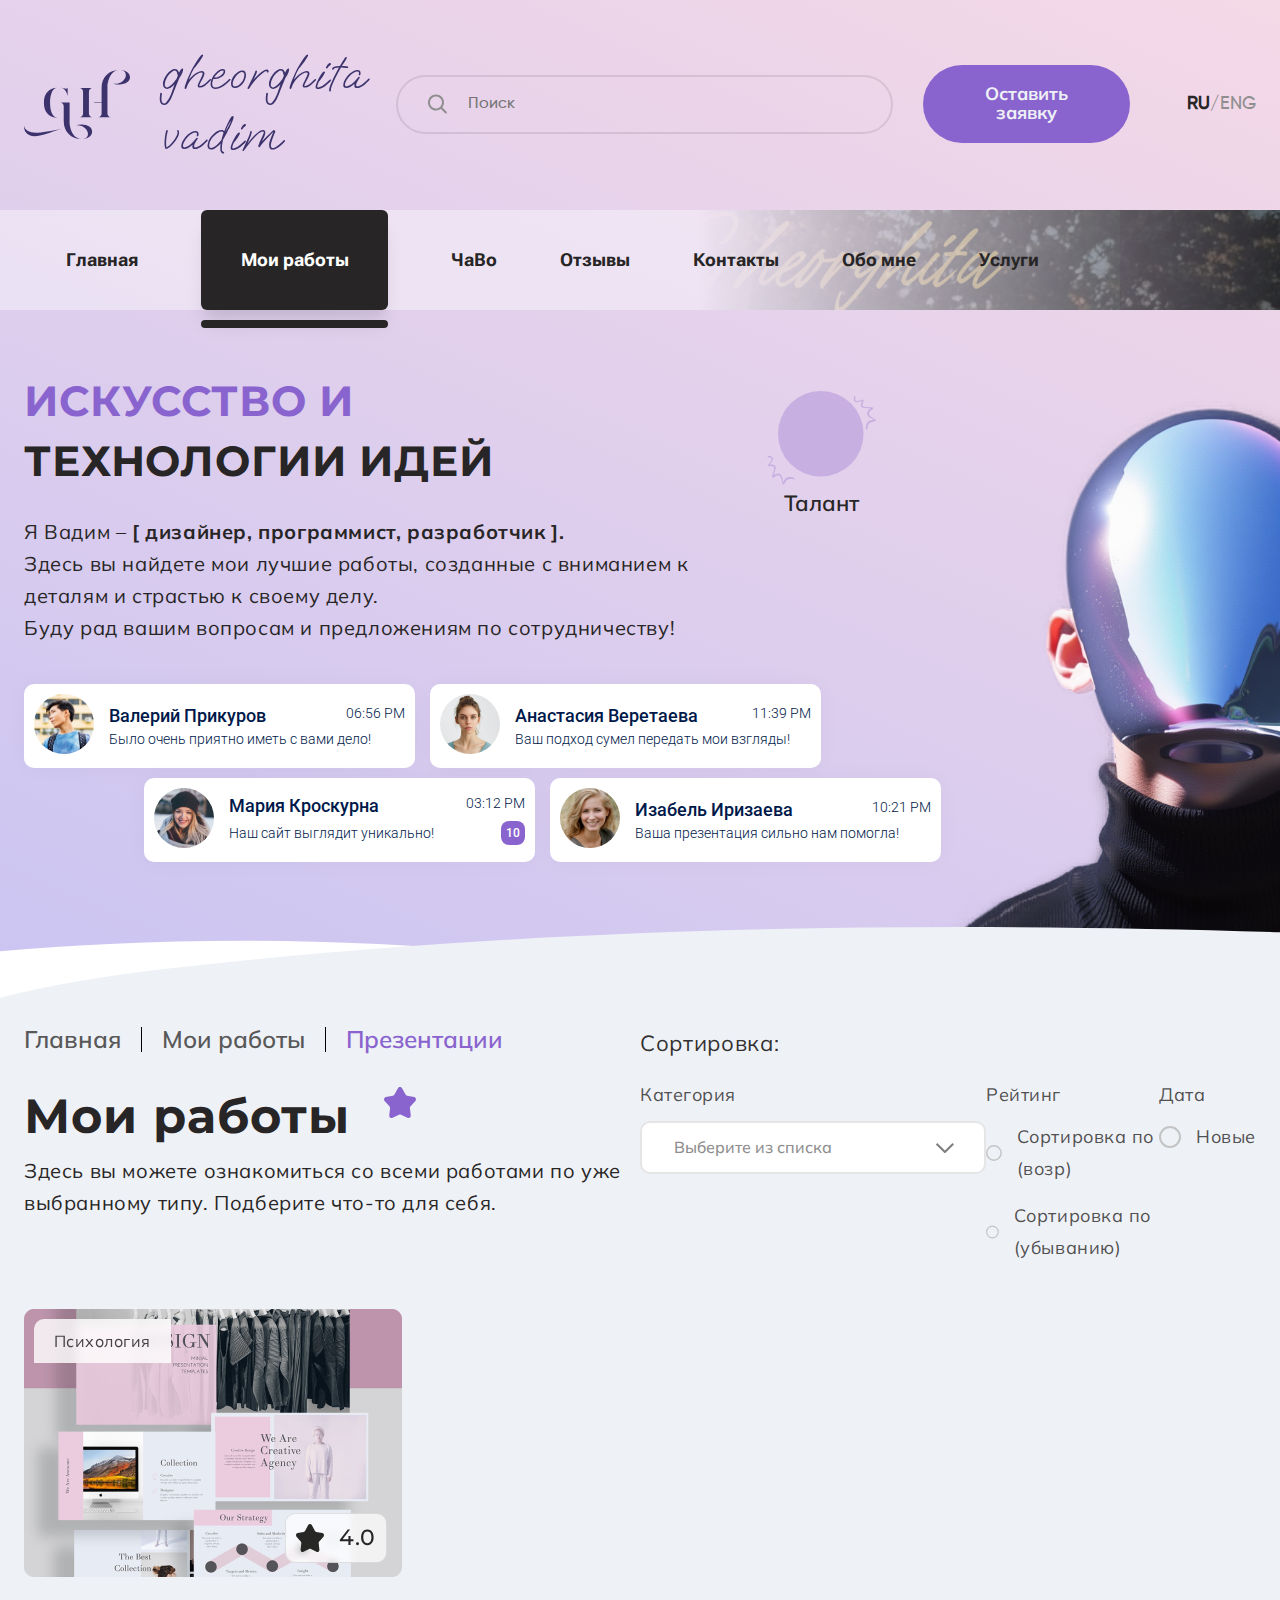
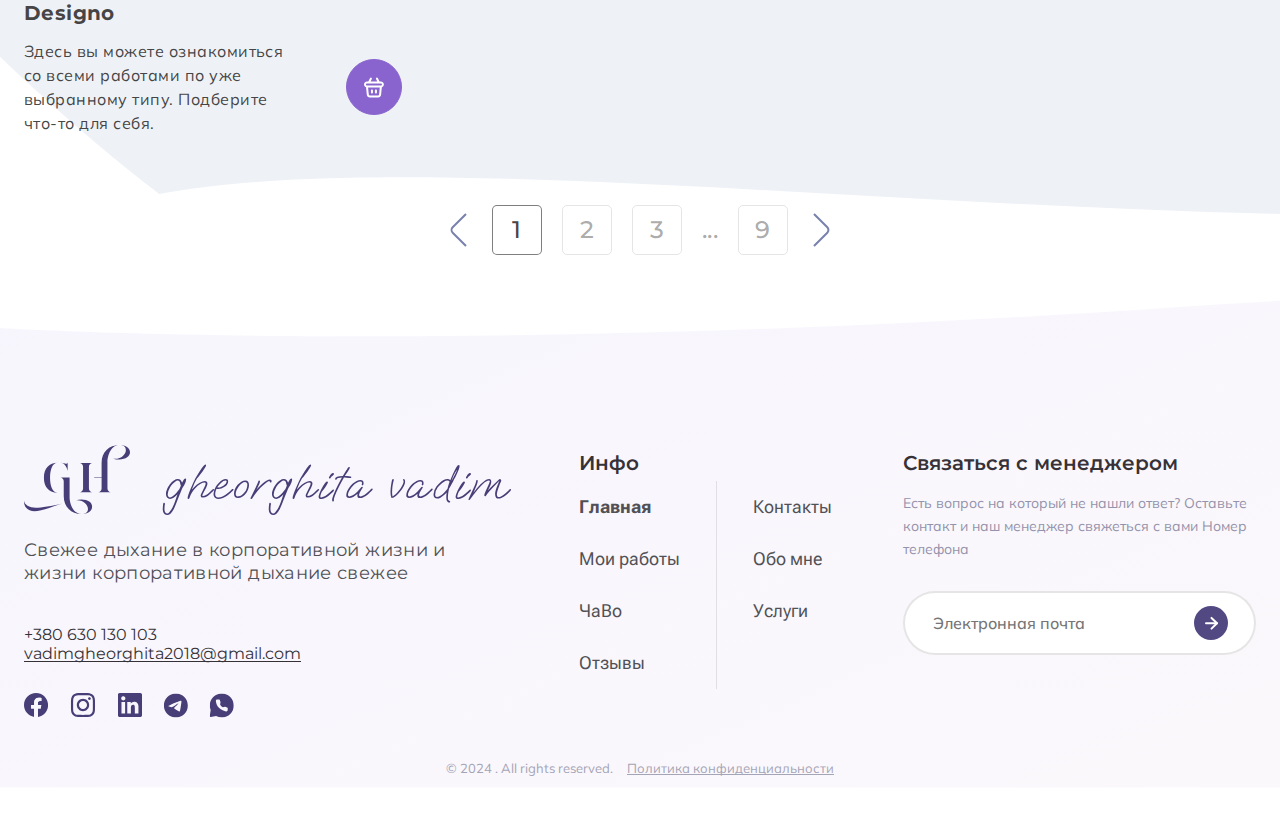
<file: pages/myPortfolio.html>
<!DOCTYPE html>
<html lang="en">
  <head>
    <meta charset="UTF-8" />
    <meta name="viewport" content="width=device-width, initial-scale=1.0" />
    <link rel="stylesheet" href="../styles/myPortfolio.css" />
    <title>Gheorghita Vadim</title>
  </head>
  <body>
    <div class="page">
      <div class="bg">
        <img src="../assets/bg.svg" alt="bg" />
      </div>
      <div class="container">
        <!-- Navbar -->

        <div class="nav-div">
          <div class="top-nav">
            <div class="lft-logo">
              <img src="../assets/logo.svg" alt="logo" />
              <h1>gheorghita vadim</h1>
            </div>
            <div class="centre-search">
              <input type="text" placeholder="Поиск" />
              <img src="../assets/search.svg" alt="icon" />
            </div>
            <div class="end-btns">
              <button>Оставить заявку</button>
              <div class="lang-select">
                <p><span>RU</span>/<span>ENG</span></p>
              </div>
            </div>
          </div>

          <nav>
            <div class="links">
              <div class="linke">
                <a href="#"> Главная </a>
              </div>
              <div class="linke">
                <div class="bg-lnk">
                  <div class="dline"></div>
                </div>
                <a class="actv" href="#"> Мои работы </a>
              </div>
              <div class="linke">
                <a href="#"> ЧаВо </a>
              </div>
              <div class="linke">
                <a href="#"> Отзывы </a>
              </div>
              <div class="linke">
                <a href="#"> Контакты </a>
              </div>
              <div class="linke">
                <a href="#"> Обо мне </a>
              </div>
              <div class="linke">
                <a href="#"> Услуги </a>
              </div>
            </div>
            <div class="imgbnr">
              <img src="../assets/banner.png" alt="banner" />
              <div class="scnd-bg"></div>
            </div>
          </nav>
        </div>

        <!-- Navbar end -->

        <!-- Header -->

        <header class="head-content">
          <div class="left-side">
            <h2 class="ttl"><span>Искусство и</span> технологии идей</h2>
            <p class="txt">
              Я Вадим – <span>[ дизайнер, программист, разработчик ].</span>
              <br />Здесь вы найдете мои лучшие работы, созданные с вниманием к
              деталям и страстью к своему делу. <br />
              Буду рад вашим вопросам и предложениям по сотрудничеству!
            </p>

            <div class="btm-sec">
              <div class="card-1 carde">
                <div class="img-tab">
                  <img src="../assets/avatar1.svg" alt="avatar" />
                </div>
                <div class="text-tab">
                  <div class="tp">
                    <p>Валерий Прикуров</p>
                    <p>06:56 PM</p>
                  </div>
                  <div class="btm">
                    <p>Было очень приятно иметь с вами дело!</p>
                  </div>
                </div>
              </div>
              <div class="card-2 carde">
                <div class="img-tab">
                  <img src="../assets/avatar2.svg" alt="avatar" />
                </div>
                <div class="text-tab">
                  <div class="tp">
                    <p>Анастасия Веретаева</p>
                    <p>11:39 PM</p>
                  </div>
                  <div class="btm">
                    <p>Ваш подход сумел передать мои взгляды!</p>
                  </div>
                </div>
              </div>
              <div class="card-3 carde">
                <div class="img-tab">
                  <img src="../assets/avatar3.svg" alt="avatar" />
                </div>
                <div class="text-tab">
                  <div class="tp">
                    <p>Мария Кроскурна</p>
                    <p>03:12 PM</p>
                  </div>
                  <div class="btm">
                    <p>Наш сайт выглядит уникально!</p>
                    <span>10</span>
                  </div>
                </div>
              </div>
              <div class="card-4 carde">
                <div class="img-tab">
                  <img src="../assets/avatar4.svg" alt="avatar" />
                </div>
                <div class="text-tab">
                  <div class="tp">
                    <p>Изабель Иризаева</p>
                    <p>10:21 PM</p>
                  </div>
                  <div class="btm">
                    <p>Ваша презентация сильно нам помогла!</p>
                  </div>
                </div>
              </div>
            </div>
          </div>
          <div class="right-side">
            <div class="profession carde-risk">
              <div class="circle">
                <svg
                  xmlns="http://www.w3.org/2000/svg"
                  width="109"
                  height="94"
                  viewBox="0 0 109 94"
                  fill="none"
                >
                  <circle
                    cx="53.7796"
                    cy="42.7796"
                    r="42.7796"
                    fill="#8A64CE"
                  />
                  <path
                    d="M106.632 28.7452C105.726 28.2154 104.947 27.7859 104.196 27.3143C102.919 26.5197 101.693 25.6781 100.829 24.3926C99.9538 23.0875 99.8552 21.7257 100.654 20.4114C101.146 19.6051 101.856 18.9344 102.492 18.2275C102.742 17.9525 103.074 17.7434 103.506 17.3899C102.679 17.345 102.029 17.3199 101.381 17.2676C99.7964 17.1465 98.2058 17.09 96.6387 16.8633C94.4898 16.5634 93.5253 15.1793 93.9028 13.029C94.0514 12.186 94.4078 11.371 94.679 10.5442C94.762 10.296 94.8797 10.0627 95.0009 9.77514C93.5584 10.2163 92.1934 10.6562 90.8216 11.0391C87.6196 11.9304 86.4286 9.64128 86.7334 7.3502C86.8149 6.73743 87.0487 6.13241 87.2668 5.54521C87.4258 5.15743 87.7716 4.89691 88.1978 5.07733C88.5855 5.23641 88.6022 5.62715 88.5105 6.0109C88.4252 6.39087 88.3128 6.7691 88.2715 7.14981C88.2239 7.59507 88.1801 8.04685 88.2205 8.49358C88.3364 9.74965 88.9558 10.2798 90.2078 10.0966C91.0918 9.96926 91.9611 9.71108 92.8211 9.46696C93.6213 9.23994 94.4158 8.97274 95.2103 8.70555C95.621 8.57282 96.0394 8.45316 96.3933 8.77975C96.8007 9.15379 96.6392 9.61264 96.4924 10.0368C96.3088 10.5781 96.0455 11.0869 95.8927 11.6364C95.6911 12.3273 95.5034 13.0275 95.414 13.7319C95.2958 14.688 95.6008 15.156 96.534 15.4005C97.4261 15.634 98.3526 15.8216 99.2729 15.9082C101.246 16.0836 103.214 16.1917 105.189 16.296C105.657 16.322 106.031 16.4278 106.19 16.8843C106.345 17.3175 106.096 17.6262 105.768 17.8857C105.181 18.3464 104.566 18.7886 104.004 19.2782C103.513 19.7096 103.017 20.1615 102.615 20.6719C101.539 22.0333 101.592 23.1513 102.698 24.4796C103.529 25.4801 104.526 26.2881 105.624 26.9686C106.413 27.4615 107.233 27.902 108.038 28.3603C108.464 28.6015 108.905 28.8519 108.818 29.4413C108.73 29.9971 108.262 30.1806 107.795 30.3369C107.596 30.3995 107.389 30.4322 107.185 30.4715C106.774 30.5434 106.361 30.6425 105.944 30.6743C102.846 30.9312 101.305 32.8912 100.529 35.6462C100.387 36.1545 100.403 36.7108 100.365 37.2467C100.343 37.5113 100.401 37.7916 100.349 38.048C100.316 38.2323 100.186 38.49 100.043 38.529C99.8872 38.5755 99.636 38.442 99.4916 38.3426C99.1811 38.1214 98.9866 37.6941 98.9383 37.339C98.8454 36.6354 98.7944 35.8989 98.9082 35.2065C99.1538 33.6721 99.8452 32.3068 100.78 31.0619C101.578 30.0009 102.689 29.4378 103.953 29.1694C104.78 29.0049 105.612 28.9077 106.632 28.7452Z"
                    fill="#8A64CE"
                  />
                  <path
                    d="M16.2256 91.1562C16.0459 90.1218 15.9156 89.242 15.7361 88.3735C15.4376 86.8994 15.0773 85.4569 14.1747 84.1982C13.2577 82.9221 12.0161 82.3539 10.5054 82.6435C9.57807 82.8228 8.70175 83.2532 7.8171 83.6025C7.47194 83.7409 7.16011 83.9789 6.67823 84.2595C6.92495 83.4692 7.12843 82.8515 7.3059 82.2259C7.74601 80.6991 8.24879 79.1889 8.58379 77.6414C9.05356 75.5231 8.09361 74.1358 5.94699 73.7383C5.10512 73.583 4.21698 73.6322 3.34755 73.5974C3.08604 73.5886 2.8263 73.6173 2.5145 73.6304C3.43186 72.4329 4.32091 71.3076 5.15892 70.1561C7.11269 67.4672 5.38395 65.5515 3.13072 65.0367C2.52813 64.8989 1.87952 64.9067 1.25316 64.9058C0.834231 64.9194 0.469344 65.1523 0.489492 65.6147C0.503076 66.0336 0.86336 66.1858 1.25499 66.2339C1.64081 66.2867 2.03446 66.3136 2.40562 66.4079C2.83944 66.5188 3.27805 66.6356 3.68255 66.8295C4.81898 67.3769 5.09933 68.1426 4.49024 69.2517C4.06211 70.0354 3.51649 70.7597 2.9873 71.4803C2.495 72.1508 1.96708 72.8018 1.43917 73.4529C1.17129 73.7914 0.913012 74.1416 1.09537 74.5873C1.3035 75.0998 1.78989 75.1087 2.23863 75.1194C2.80991 75.1364 3.37867 75.0675 3.94692 75.1163C4.66475 75.1687 5.38636 75.2375 6.07764 75.3999C7.01475 75.6231 7.3467 76.0724 7.24979 77.0323C7.15693 77.9497 7.00898 78.8833 6.76857 79.7759C6.24375 81.6855 5.65729 83.5678 5.06502 85.4549C4.92599 85.9021 4.89435 86.29 5.26649 86.5985C5.61841 86.8945 5.9944 86.7697 6.35247 86.5522C6.98925 86.1632 7.61845 85.7413 8.27342 85.3862C8.84904 85.077 9.44589 84.7698 10.0645 84.5718C11.7162 84.0387 12.745 84.4795 13.6031 85.9802C14.2506 87.1074 14.6592 88.3243 14.9132 89.5908C15.0993 90.5027 15.2255 91.4249 15.3739 92.3386C15.4509 92.8225 15.5317 93.3228 16.1141 93.4479C16.6657 93.5594 17.0013 93.1845 17.3108 92.8018C17.439 92.6373 17.5421 92.4544 17.65 92.2773C17.861 91.9172 18.0981 91.5651 18.2735 91.1856C19.5966 88.3723 21.9713 87.6136 24.8242 87.8482C25.3499 87.893 25.8654 88.1028 26.381 88.2538C26.6365 88.3263 26.879 88.4779 27.1375 88.5187C27.3217 88.5523 27.6085 88.5207 27.6949 88.4005C27.7929 88.2706 27.7556 87.9886 27.7129 87.8186C27.6142 87.4504 27.2817 87.1189 26.9659 86.9496C26.3391 86.6167 25.6668 86.3116 24.9783 86.1764C23.4547 85.8704 21.9339 86.0413 20.4408 86.4825C19.168 86.859 18.2523 87.7033 17.5593 88.7937C17.116 89.5117 16.7344 90.2571 16.2256 91.1562Z"
                    fill="#8A64CE"
                  />
                </svg>
              </div>
              <p>Талант</p>
            </div>
            <div class="friendly carde-risk">
              <div class="circle">
                <svg
                  xmlns="http://www.w3.org/2000/svg"
                  width="109"
                  height="94"
                  viewBox="0 0 109 94"
                  fill="none"
                >
                  <circle
                    cx="53.7796"
                    cy="42.7796"
                    r="42.7796"
                    fill="#8A64CE"
                  />
                  <path
                    d="M106.632 28.7452C105.726 28.2154 104.947 27.7859 104.196 27.3143C102.919 26.5197 101.693 25.6781 100.829 24.3926C99.9538 23.0875 99.8552 21.7257 100.654 20.4114C101.146 19.6051 101.856 18.9344 102.492 18.2275C102.742 17.9525 103.074 17.7434 103.506 17.3899C102.679 17.345 102.029 17.3199 101.381 17.2676C99.7964 17.1465 98.2058 17.09 96.6387 16.8633C94.4898 16.5634 93.5253 15.1793 93.9028 13.029C94.0514 12.186 94.4078 11.371 94.679 10.5442C94.762 10.296 94.8797 10.0627 95.0009 9.77514C93.5584 10.2163 92.1934 10.6562 90.8216 11.0391C87.6196 11.9304 86.4286 9.64128 86.7334 7.3502C86.8149 6.73743 87.0487 6.13241 87.2668 5.54521C87.4258 5.15743 87.7716 4.89691 88.1978 5.07733C88.5855 5.23641 88.6022 5.62715 88.5105 6.0109C88.4252 6.39087 88.3128 6.7691 88.2715 7.14981C88.2239 7.59507 88.1801 8.04685 88.2205 8.49358C88.3364 9.74965 88.9558 10.2798 90.2078 10.0966C91.0918 9.96926 91.9611 9.71108 92.8211 9.46696C93.6213 9.23994 94.4158 8.97274 95.2103 8.70555C95.621 8.57282 96.0394 8.45316 96.3933 8.77975C96.8007 9.15379 96.6392 9.61264 96.4924 10.0368C96.3088 10.5781 96.0455 11.0869 95.8927 11.6364C95.6911 12.3273 95.5034 13.0275 95.414 13.7319C95.2958 14.688 95.6008 15.156 96.534 15.4005C97.4261 15.634 98.3526 15.8216 99.2729 15.9082C101.246 16.0836 103.214 16.1917 105.189 16.296C105.657 16.322 106.031 16.4278 106.19 16.8843C106.345 17.3175 106.096 17.6262 105.768 17.8857C105.181 18.3464 104.566 18.7886 104.004 19.2782C103.513 19.7096 103.017 20.1615 102.615 20.6719C101.539 22.0333 101.592 23.1513 102.698 24.4796C103.529 25.4801 104.526 26.2881 105.624 26.9686C106.413 27.4615 107.233 27.902 108.038 28.3603C108.464 28.6015 108.905 28.8519 108.818 29.4413C108.73 29.9971 108.262 30.1806 107.795 30.3369C107.596 30.3995 107.389 30.4322 107.185 30.4715C106.774 30.5434 106.361 30.6425 105.944 30.6743C102.846 30.9312 101.305 32.8912 100.529 35.6462C100.387 36.1545 100.403 36.7108 100.365 37.2467C100.343 37.5113 100.401 37.7916 100.349 38.048C100.316 38.2323 100.186 38.49 100.043 38.529C99.8872 38.5755 99.636 38.442 99.4916 38.3426C99.1811 38.1214 98.9866 37.6941 98.9383 37.339C98.8454 36.6354 98.7944 35.8989 98.9082 35.2065C99.1538 33.6721 99.8452 32.3068 100.78 31.0619C101.578 30.0009 102.689 29.4378 103.953 29.1694C104.78 29.0049 105.612 28.9077 106.632 28.7452Z"
                    fill="#8A64CE"
                  />
                  <path
                    d="M16.2256 91.1562C16.0459 90.1218 15.9156 89.242 15.7361 88.3735C15.4376 86.8994 15.0773 85.4569 14.1747 84.1982C13.2577 82.9221 12.0161 82.3539 10.5054 82.6435C9.57807 82.8228 8.70175 83.2532 7.8171 83.6025C7.47194 83.7409 7.16011 83.9789 6.67823 84.2595C6.92495 83.4692 7.12843 82.8515 7.3059 82.2259C7.74601 80.6991 8.24879 79.1889 8.58379 77.6414C9.05356 75.5231 8.09361 74.1358 5.94699 73.7383C5.10512 73.583 4.21698 73.6322 3.34755 73.5974C3.08604 73.5886 2.8263 73.6173 2.5145 73.6304C3.43186 72.4329 4.32091 71.3076 5.15892 70.1561C7.11269 67.4672 5.38395 65.5515 3.13072 65.0367C2.52813 64.8989 1.87952 64.9067 1.25316 64.9058C0.834231 64.9194 0.469344 65.1523 0.489492 65.6147C0.503076 66.0336 0.86336 66.1858 1.25499 66.2339C1.64081 66.2867 2.03446 66.3136 2.40562 66.4079C2.83944 66.5188 3.27805 66.6356 3.68255 66.8295C4.81898 67.3769 5.09933 68.1426 4.49024 69.2517C4.06211 70.0354 3.51649 70.7597 2.9873 71.4803C2.495 72.1508 1.96708 72.8018 1.43917 73.4529C1.17129 73.7914 0.913012 74.1416 1.09537 74.5873C1.3035 75.0998 1.78989 75.1087 2.23863 75.1194C2.80991 75.1364 3.37867 75.0675 3.94692 75.1163C4.66475 75.1687 5.38636 75.2375 6.07764 75.3999C7.01475 75.6231 7.3467 76.0724 7.24979 77.0323C7.15693 77.9497 7.00898 78.8833 6.76857 79.7759C6.24375 81.6855 5.65729 83.5678 5.06502 85.4549C4.92599 85.9021 4.89435 86.29 5.26649 86.5985C5.61841 86.8945 5.9944 86.7697 6.35247 86.5522C6.98925 86.1632 7.61845 85.7413 8.27342 85.3862C8.84904 85.077 9.44589 84.7698 10.0645 84.5718C11.7162 84.0387 12.745 84.4795 13.6031 85.9802C14.2506 87.1074 14.6592 88.3243 14.9132 89.5908C15.0993 90.5027 15.2255 91.4249 15.3739 92.3386C15.4509 92.8225 15.5317 93.3228 16.1141 93.4479C16.6657 93.5594 17.0013 93.1845 17.3108 92.8018C17.439 92.6373 17.5421 92.4544 17.65 92.2773C17.861 91.9172 18.0981 91.5651 18.2735 91.1856C19.5966 88.3723 21.9713 87.6136 24.8242 87.8482C25.3499 87.893 25.8654 88.1028 26.381 88.2538C26.6365 88.3263 26.879 88.4779 27.1375 88.5187C27.3217 88.5523 27.6085 88.5207 27.6949 88.4005C27.7929 88.2706 27.7556 87.9886 27.7129 87.8186C27.6142 87.4504 27.2817 87.1189 26.9659 86.9496C26.3391 86.6167 25.6668 86.3116 24.9783 86.1764C23.4547 85.8704 21.9339 86.0413 20.4408 86.4825C19.168 86.859 18.2523 87.7033 17.5593 88.7937C17.116 89.5117 16.7344 90.2571 16.2256 91.1562Z"
                    fill="#8A64CE"
                  />
                </svg>
              </div>
              <p>Острое видение</p>
            </div>
            <img src="../assets/hd22.svg" class="" alt="leader" />
          </div>
        </header>

        <!-- Header end -->
      </div>

      <!-- Content -->
      <section class="content">
        <div class="bg-e">
          <svg
            xmlns="http://www.w3.org/2000/svg"
            width="1920"
            height="889"
            viewBox="0 0 1920 889"
            fill="none"
          >
            <path
              d="M168.588 41.3877C1134.09 -66.1127 1916.39 78.4584 2089.59 5.38818V808.888C1523.59 990.387 552.09 794.888 159.09 866.888C159.09 866.888 -796.913 148.888 168.588 41.3877Z"
              fill="#EEF1F6"
            />
          </svg>
        </div>

        <div class="contente-mk container">
          <div class="tope">
            <div class="lefte">
              <div class="bread-crm">
                <p>Главная</p>
                <div class="line"></div>
                <p>Мои работы</p>
                <div class="line"></div>
                <p class="act">Презентации</p>
              </div>

              <div class="txte">
                <div class="ttle">
                  <h3>Мои работы</h3>
                  <svg
                    xmlns="http://www.w3.org/2000/svg"
                    width="32"
                    height="31"
                    viewBox="0 0 32 31"
                    fill="none"
                  >
                    <path
                      d="M30.0641 10.0746L23.1316 8.73097C22.4649 8.59698 21.7981 8.19406 21.5322 7.52222L18.0663 1.20875C17.1327 -0.402916 14.7335 -0.402916 13.9339 1.20875L10.468 7.52222C10.0681 8.19406 9.53437 8.59698 8.86854 8.73097L1.93609 10.0746C0.069775 10.4776 -0.597068 12.761 0.602595 14.1048L5.40182 19.3436C5.93466 19.8805 6.06857 20.5523 6.06857 21.2242L5.26884 28.3436C5.00195 30.2242 7.00218 31.5677 8.60163 30.7611L15.0004 27.6717C15.6671 27.4028 16.3339 27.4028 16.9997 27.6717L23.3984 30.7611C25.1317 31.5669 26.998 30.2242 26.7312 28.3436L25.9315 21.2242C25.7985 20.5523 26.0644 19.7465 26.5982 19.3436L31.3974 14.1048C32.597 12.6271 31.9303 10.4776 30.0639 10.0746H30.0641Z"
                      fill="#8A64CE"
                    />
                  </svg>
                </div>
                <p>
                  Здесь вы можете ознакомиться со всеми работами по уже
                  выбранному типу. Подберите что-то для себя.
                </p>
              </div>
            </div>
            <div class="righte">
              <div class="title">
                <p>Сортировка:</p>
              </div>
              <div class="content-r">
                <div class="lf1">
                  <p>Категория</p>
                  <div class="selecte">
                    <select name="slc" id="slc">
                      <option value="">Выберите из списка</option>
                      <option value="f1">F1</option>
                    </select>
                    <svg
                      xmlns="http://www.w3.org/2000/svg"
                      width="19"
                      height="10"
                      viewBox="0 0 19 10"
                      fill="none"
                    >
                      <path
                        d="M17.5142 0L19 1.48725L10.9021 9.58796C10.7724 9.71853 10.6181 9.82216 10.4481 9.89288C10.2781 9.96359 10.0959 10 9.91177 10C9.72769 10 9.54542 9.96359 9.37546 9.89288C9.20549 9.82216 9.0512 9.71853 8.92144 9.58796L0.819336 1.48725L2.30519 0.0014019L9.90967 7.60448L17.5142 0Z"
                        fill="black"
                        fill-opacity="0.5"
                      />
                    </svg>
                  </div>
                </div>
                <div class="lf2">
                  <p>Рейтинг</p>
                  <div class="ratio-lst">
                    <div class="ratio">
                      <svg
                        xmlns="http://www.w3.org/2000/svg"
                        width="22"
                        height="22"
                        viewBox="0 0 22 22"
                        fill="none"
                      >
                        <circle
                          cx="11"
                          cy="11"
                          r="10"
                          stroke="#C4C4C4"
                          stroke-width="2"
                        />
                      </svg>
                      <p>Сортировка по (возр)</p>
                    </div>

                    <div class="ratio">
                      <svg
                        xmlns="http://www.w3.org/2000/svg"
                        width="22"
                        height="22"
                        viewBox="0 0 22 22"
                        fill="none"
                      >
                        <circle
                          cx="11"
                          cy="11"
                          r="10"
                          stroke="#C4C4C4"
                          stroke-width="2"
                        />
                      </svg>
                      <p>Сортировка по (убыванию)</p>
                    </div>
                  </div>
                </div>
                <div class="lf3">
                  <p>Дата</p>
                  <div class="ratio-lst">
                    <div class="ratio">
                      <svg
                        xmlns="http://www.w3.org/2000/svg"
                        width="22"
                        height="22"
                        viewBox="0 0 22 22"
                        fill="none"
                      >
                        <circle
                          cx="11"
                          cy="11"
                          r="10"
                          stroke="#C4C4C4"
                          stroke-width="2"
                        />
                      </svg>
                      <p>Новые</p>
                    </div>
                  </div>
                </div>
              </div>
            </div>
          </div>
          <div class="bottome">
            <div class="cardse">
              <div class="card">
                <div class="tope">
                  <img src="../assets/Fashion-Design.png" alt="">
                  <div class="pl">
                    Психология
                  </div>
                  <div class="rt2">
                    <svg xmlns="http://www.w3.org/2000/svg" width="28" height="28" viewBox="0 0 28 28" fill="none">
                      <path d="M26.3061 9.09968L20.2402 7.88604C19.6568 7.76501 19.0734 7.40109 18.8406 6.79427L15.808 1.09177C14.9911 -0.363924 12.8918 -0.363924 12.1921 1.09177L9.1595 6.79427C8.80962 7.40109 8.34257 7.76501 7.75998 7.88604L1.69408 9.09968C0.0610531 9.4636 -0.522435 11.5261 0.527271 12.7398L4.72659 17.4716C5.19283 17.9566 5.31 18.5634 5.31 19.1702L4.61023 25.6007C4.37671 27.2993 6.1269 28.5128 7.52643 27.7842L13.1253 24.9938C13.7087 24.7509 14.2921 24.7509 14.8747 24.9938L20.4736 27.7842C21.9903 28.512 23.6233 27.2992 23.3898 25.6007L22.69 19.1702C22.5737 18.5634 22.8064 17.8355 23.2734 17.4716L27.4728 12.7398C28.5224 11.4051 27.939 9.46367 26.3059 9.09968H26.3061Z" fill="#272725"/>
                    </svg>

                    4.0
                  </div>
                </div>
                <div class="bottomer">
                  <h5>Designo</h5>
                  <div class="btnmm">
                    <p>Здесь вы можете ознакомиться со всеми работами по уже выбранному типу. Подберите что-то для себя.</p>
                    <div class="cart">
                      <svg xmlns="http://www.w3.org/2000/svg" width="24" height="25" viewBox="0 0 24 25" fill="none">
                        <rect width="23.8737" height="24" transform="translate(0 0.5)" fill="#8A64CE"/>
                        <path fill-rule="evenodd" clip-rule="evenodd" d="M13.9268 18.4999C14.4762 18.4999 14.9216 18.0522 14.9216 17.4999V15.4999C14.9216 14.9476 14.4762 14.4999 13.9268 14.4999C13.3774 14.4999 12.9321 14.9476 12.9321 15.4999V17.4999C12.9321 18.0522 13.3774 18.4999 13.9268 18.4999ZM9.94849 18.4999C10.4979 18.4999 10.9432 18.0522 10.9432 17.4999V15.4999C10.9432 14.9476 10.4979 14.4999 9.94849 14.4999C9.39911 14.4999 8.95375 14.9476 8.95375 15.4999V17.4999C8.95375 18.0522 9.39911 18.4999 9.94849 18.4999ZM18.9005 6.49996H17.5278L15.8069 3.04996C15.6636 2.70392 15.3398 2.46753 14.9681 2.43758C14.5964 2.40763 14.2393 2.58916 14.043 2.90782C13.8466 3.22649 13.844 3.62878 14.0363 3.94996L15.2996 6.49996H8.57518L9.8385 3.94996C10.0388 3.46643 9.83401 2.90947 9.36904 2.67313C8.90408 2.43679 8.33649 2.60117 8.06787 3.04996L6.34697 6.49996H4.97423C3.52272 6.52216 2.29767 7.59118 2.07176 9.03277C1.84586 10.4744 2.68465 11.8702 4.05908 12.34L4.79518 19.8C4.94899 21.3387 6.2411 22.5077 7.77939 22.5H16.1153C17.6536 22.5077 18.9457 21.3387 19.0995 19.8L19.8356 12.34C21.2132 11.8688 22.0519 10.4674 21.8207 9.02311C21.5894 7.57882 20.3557 6.51279 18.9005 6.49996ZM17.0995 19.5999C17.0483 20.1128 16.6176 20.5025 16.1048 20.4999H7.76892C7.25615 20.5025 6.82545 20.1128 6.77418 19.5999L6.06792 12.4999H17.8058L17.0995 19.5999ZM18.9015 10.4999H4.97521C4.42583 10.4999 3.98047 10.0522 3.98047 9.4999C3.98047 8.94761 4.42583 8.4999 4.97521 8.4999H18.9015C19.4509 8.4999 19.8963 8.94761 19.8963 9.4999C19.8963 10.0522 19.4509 10.4999 18.9015 10.4999Z" fill="white"/>
                      </svg>


                      <svg xmlns="http://www.w3.org/2000/svg" width="24" height="25" viewBox="0 0 24 25" fill="none">
                        <path fill-rule="evenodd" clip-rule="evenodd" d="M13.9268 18.4999C14.4762 18.4999 14.9216 18.0522 14.9216 17.4999V15.4999C14.9216 14.9476 14.4762 14.4999 13.9268 14.4999C13.3774 14.4999 12.9321 14.9476 12.9321 15.4999V17.4999C12.9321 18.0522 13.3774 18.4999 13.9268 18.4999ZM9.94849 18.4999C10.4979 18.4999 10.9432 18.0522 10.9432 17.4999V15.4999C10.9432 14.9476 10.4979 14.4999 9.94849 14.4999C9.39911 14.4999 8.95375 14.9476 8.95375 15.4999V17.4999C8.95375 18.0522 9.39911 18.4999 9.94849 18.4999ZM18.9005 6.49996H17.5278L15.8069 3.04996C15.6636 2.70392 15.3398 2.46753 14.9681 2.43758C14.5964 2.40763 14.2393 2.58916 14.043 2.90782C13.8466 3.22649 13.844 3.62878 14.0363 3.94996L15.2996 6.49996H8.57518L9.8385 3.94996C10.0388 3.46643 9.83401 2.90947 9.36904 2.67313C8.90408 2.43679 8.33649 2.60117 8.06787 3.04996L6.34697 6.49996H4.97423C3.52272 6.52216 2.29767 7.59118 2.07176 9.03277C1.84586 10.4744 2.68465 11.8702 4.05908 12.34L4.79518 19.8C4.94899 21.3387 6.2411 22.5077 7.77939 22.5H16.1153C17.6536 22.5077 18.9457 21.3387 19.0995 19.8L19.8356 12.34C21.2132 11.8688 22.0519 10.4674 21.8207 9.02311C21.5894 7.57882 20.3557 6.51279 18.9005 6.49996ZM17.0995 19.5999C17.0483 20.1128 16.6176 20.5025 16.1048 20.4999H7.76892C7.25615 20.5025 6.82545 20.1128 6.77418 19.5999L6.06792 12.4999H17.8058L17.0995 19.5999ZM18.9015 10.4999H4.97521C4.42583 10.4999 3.98047 10.0522 3.98047 9.4999C3.98047 8.94761 4.42583 8.4999 4.97521 8.4999H18.9015C19.4509 8.4999 19.8963 8.94761 19.8963 9.4999C19.8963 10.0522 19.4509 10.4999 18.9015 10.4999Z" fill="#8A64CE"/>
                      </svg>
                    </div>
                  </div>
                </div>
              </div>
            </div>
          </div>
          <div class="pagination">
            <div class="pagination-content">
              <svg class="svg1" xmlns="http://www.w3.org/2000/svg" width="17" height="34" viewBox="0 0 17 34" fill="none">
                <path d="M16 1L2.687 14.313C1.20301 15.797 1.20301 18.203 2.68701 19.687L16 33" stroke="#7981AD" stroke-width="2"/>
              </svg>
  
              <div class="act-pg pgc">
                1
              </div>
  
              <div class="pgc">2</div>
  
              <div class="pgc">3</div>
  
              <div class="btw">
                ...
              </div>
  
              <div class="pgc">9</div>
  
              <svg class="svg2" xmlns="http://www.w3.org/2000/svg" width="17" height="34" viewBox="0 0 17 34" fill="none">
                <path d="M1 33L14.313 19.687C15.797 18.203 15.797 15.797 14.313 14.313L1 1" stroke="#7981AD" stroke-width="2"/>
              </svg>
            </div>
          </div>
        </div>

      
      </section>
      <!-- Content end -->


      <!-- Footer -->

      <div class="footer">
        <div class="bg-fo">
          <svg
            xmlns="http://www.w3.org/2000/svg"
            width="1920"
            height="495"
            viewBox="0 0 1920 495"
            fill="none"
          >
            <path
              opacity="0.19"
              d="M0.000166725 494.507L1920 494.506L1920 79.5003C1920 79.5003 1918.02 -37.0226 1186.5 13.5C454.985 64.0226 2.08638e-05 35.0002 2.08638e-05 35.0002L0.000166725 494.507Z"
              fill="url(#paint0_linear_1_468)"
              fill-opacity="0.5"
            />
            <defs>
              <linearGradient
                id="paint0_linear_1_468"
                x1="-190.367"
                y1="-239.799"
                x2="579.245"
                y2="1532.26"
                gradientUnits="userSpaceOnUse"
              >
                <stop stop-color="#9796F0" />
                <stop offset="1" stop-color="#FBC7D4" />
              </linearGradient>
            </defs>
          </svg>
        </div>
        <footer class="container">
          <div class="toe">
            <div class="lf">
              <div class="lg">
                <img src="../assets/logo.svg" alt="" />
                <h2>gheorghita vadim</h2>
              </div>
              <p class="dc">
                Свежее дыхание в корпоративной жизни и жизни корпоративной
                дыхание свежее
              </p>

              <div class="cntl">
                <p>+380 630 130 103</p>
                <p>vadimgheorghita2018@gmail.com</p>
              </div>
              <div class="scl">
                <img src="../assets/fc.svg" alt="" />
                <img src="../assets/ins.svg" alt="" />
                <img src="../assets/in.svg" alt="" />
                <img src="../assets/tg.svg" alt="" />
                <img src="../assets/wp.svg" alt="" />
              </div>
            </div>

            <div class="cn">
              <h4>Инфо</h4>
              <div class="btl">
                <ul>
                  <li class="act">Главная</li>
                  <li>Мои работы</li>
                  <li>ЧаВо</li>
                  <li>Отзывы</li>
                </ul>
                <div class="line"></div>

                <ul>
                  <li>Контакты</li>
                  <li>Обо мне</li>
                  <li>Услуги</li>
                </ul>
              </div>
            </div>
            <div class="en">
              <h4>Связаться с менеджером</h4>
              <p>
                Есть вопрос на который не нашли ответ? Оставьте контакт и наш
                менеджер свяжеться с вами Номер телефона
              </p>
              <div class="inputemask">
                <input type="text" placeholder="Электронная почта" />
                <svg
                  xmlns="http://www.w3.org/2000/svg"
                  width="34"
                  height="34"
                  viewBox="0 0 34 34"
                  fill="none"
                >
                  <circle cx="17" cy="17" r="17" fill="#524983" />
                  <path
                    d="M12 17.2866H23"
                    stroke="white"
                    stroke-width="2"
                    stroke-linecap="round"
                    stroke-linejoin="round"
                  />
                  <path
                    d="M17.5 11.9292L23 17.2866L17.5 22.644"
                    stroke="white"
                    stroke-width="2"
                    stroke-linecap="round"
                    stroke-linejoin="round"
                  />
                </svg>
              </div>
            </div>
          </div>
          <div class="poe">
            <p>© 2024 . All rights reserved.</p>
            <p>Политика конфиденциальности</p>
          </div>
        </footer>
      </div>

      <!-- Footer end -->
    </div>
  </body>
</html>
</file>
<file: styles/myPortfolio.css>
@import url('https://fonts.googleapis.com/css2?family=Mulish:ital,wght@0,200..1000;1,200..1000&display=swap');
@import url('https://fonts.googleapis.com/css2?family=Roboto+Flex:opsz,wght@8..144,100..1000&display=swap');
@import url('https://fonts.googleapis.com/css2?family=Montserrat:ital,wght@0,100..900;1,100..900&display=swap');
@import url('https://fonts.googleapis.com/css2?family=Roboto:ital,wght@0,100;0,300;0,400;0,500;0,700;0,900;1,100;1,300;1,400;1,500;1,700;1,900&display=swap');

@import url(./base.css);
@import url(./variables.css);


/* Navbar */

@import url(./component/navbar.css);

/* Header */

@import url(./component/header.css);


/* Contenta */

@import url(./component/contente.css);

/* Footer */

@import url(./component/footer.css);



/* Global */

.bg{
    position: absolute;
    z-index: -1;
    width: 100%;

}

.bg img {
    height: 1155px;
    object-fit: cover;
    width: 100%;
    opacity: .6;
}

.bg-none {
    background: transparent !important;
}
</file>
